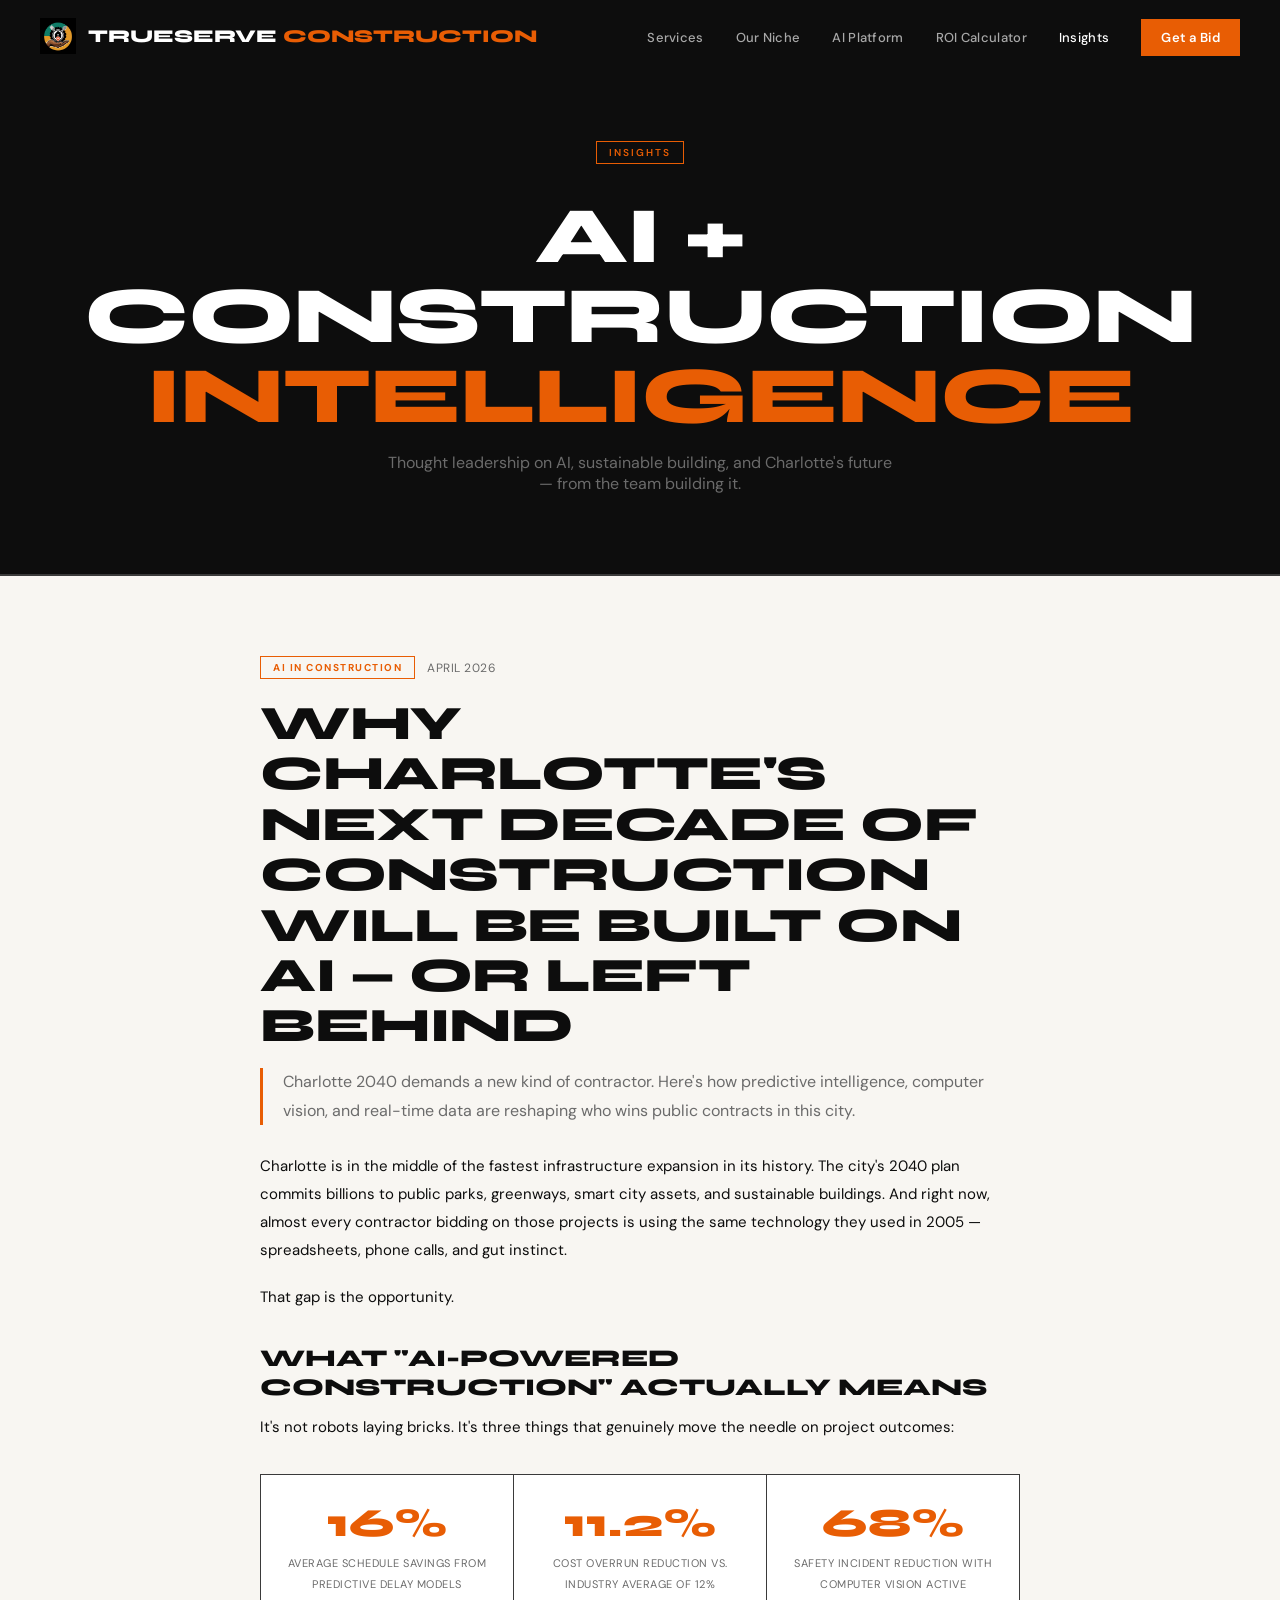
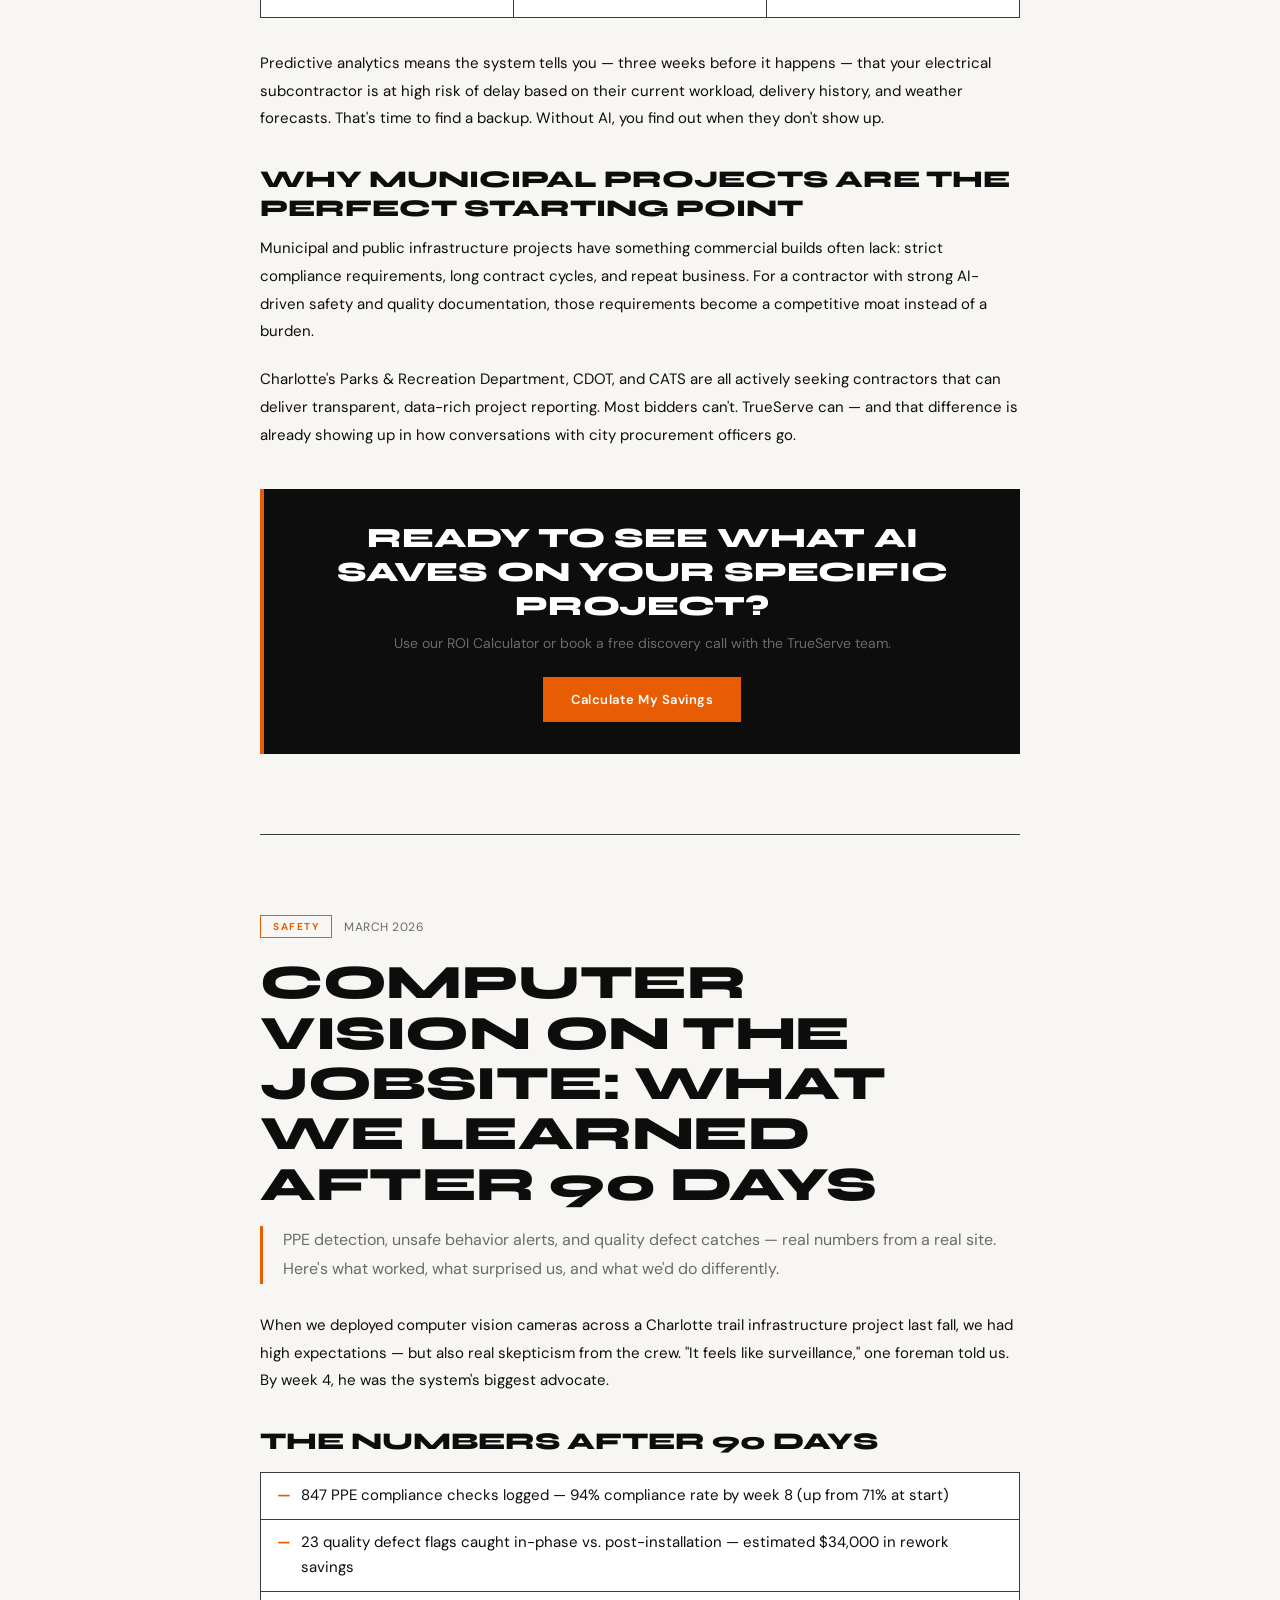
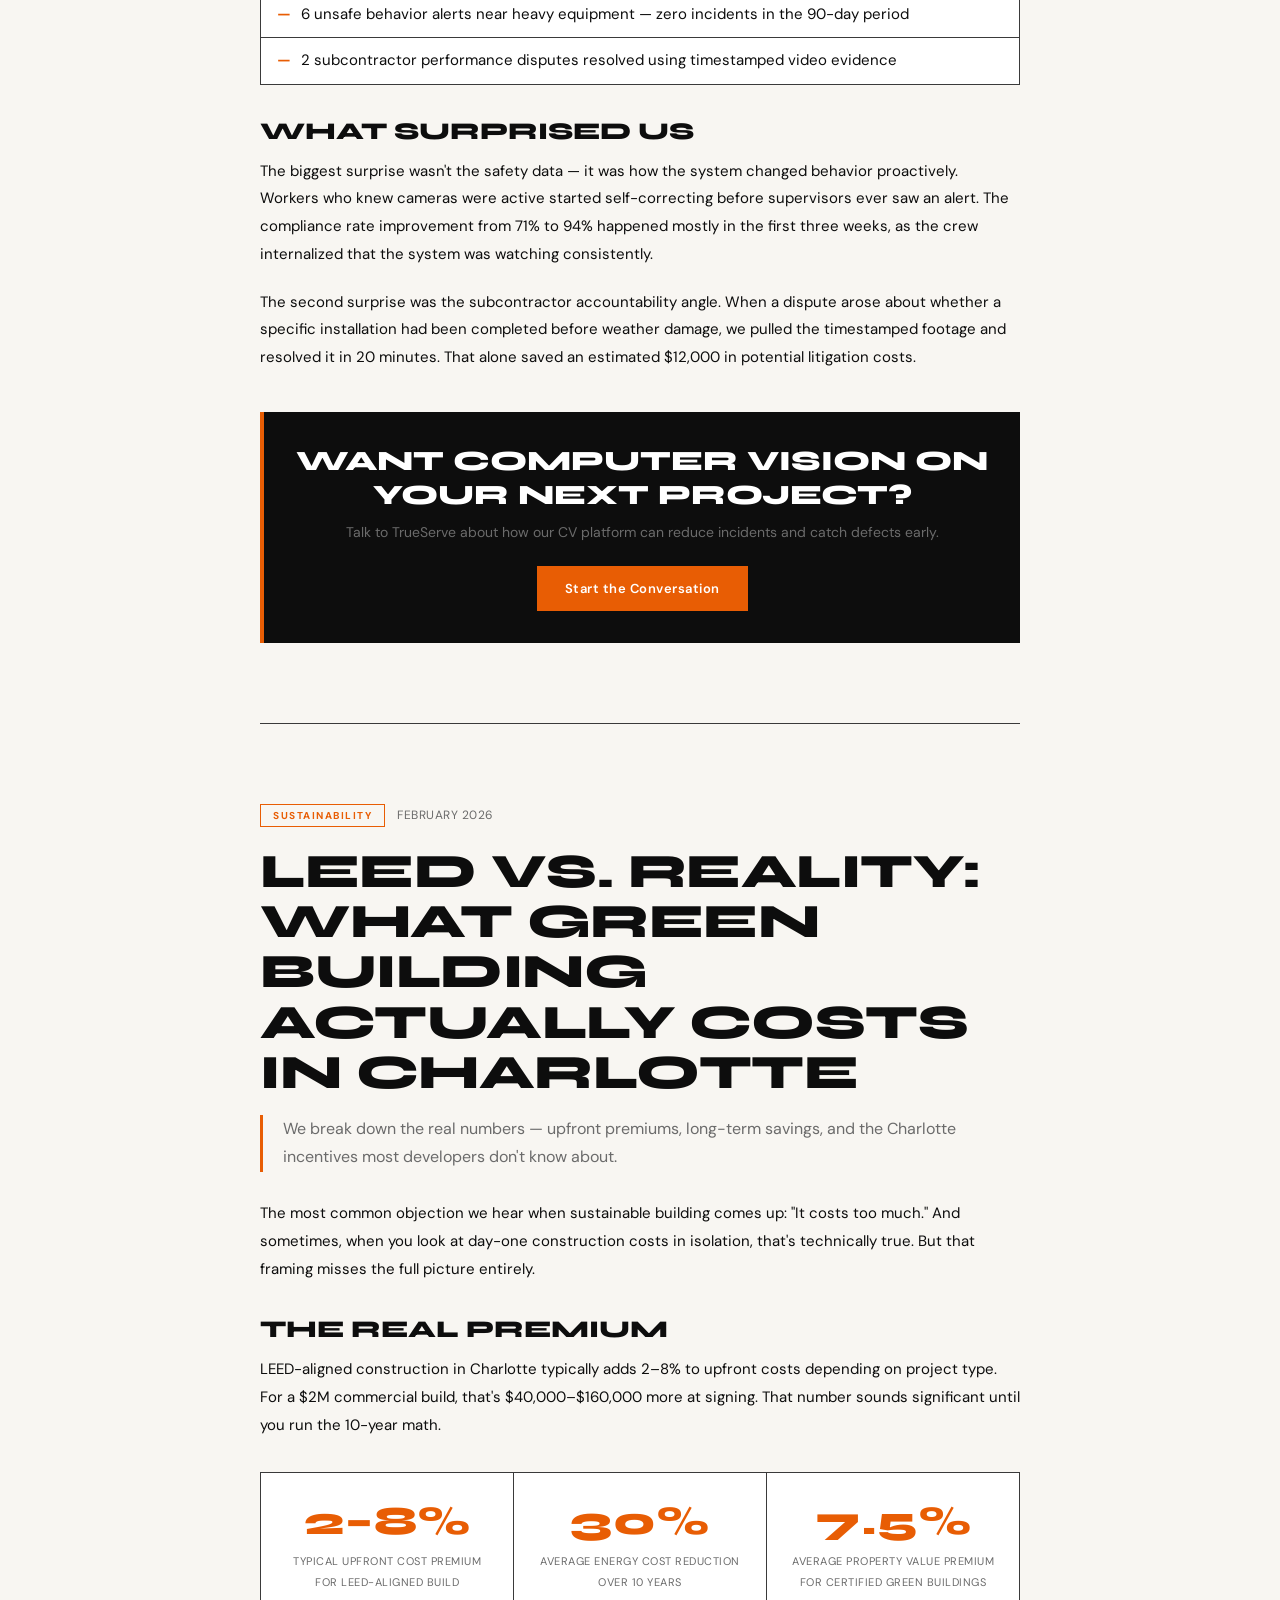
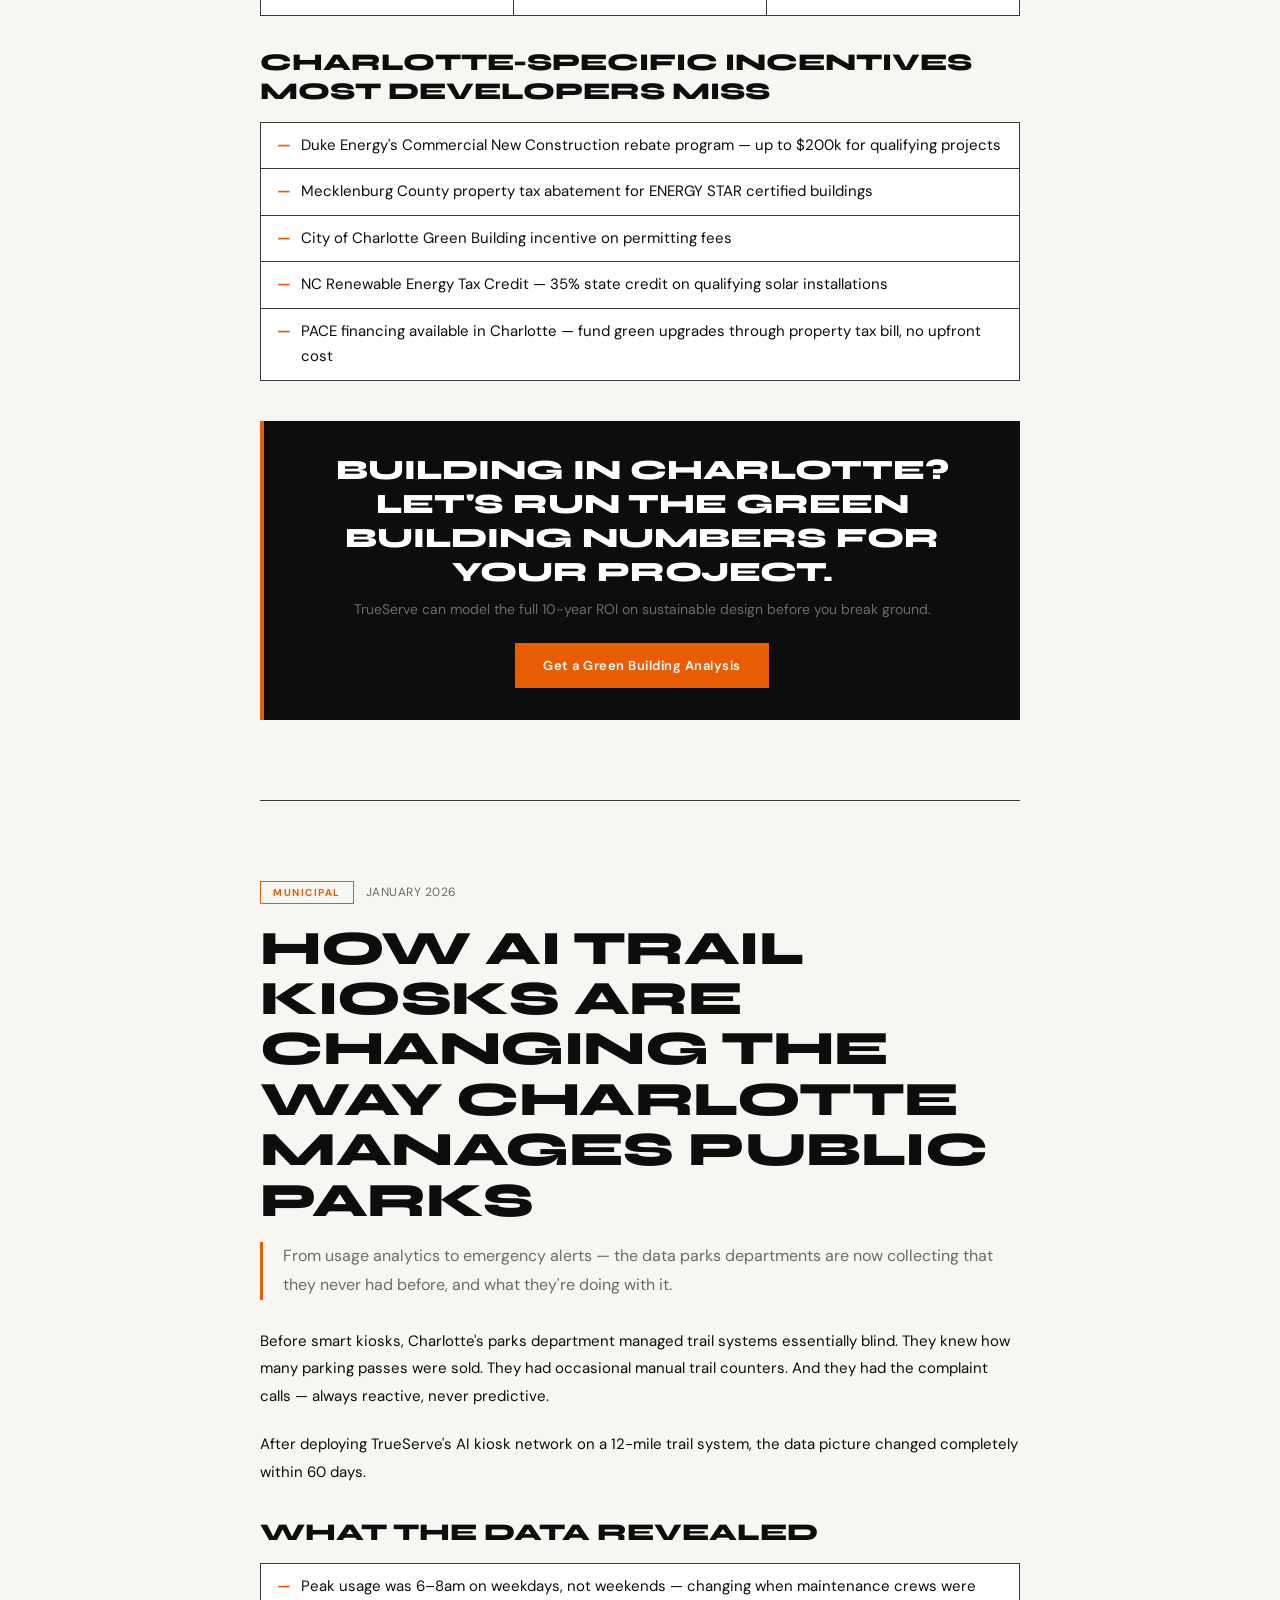
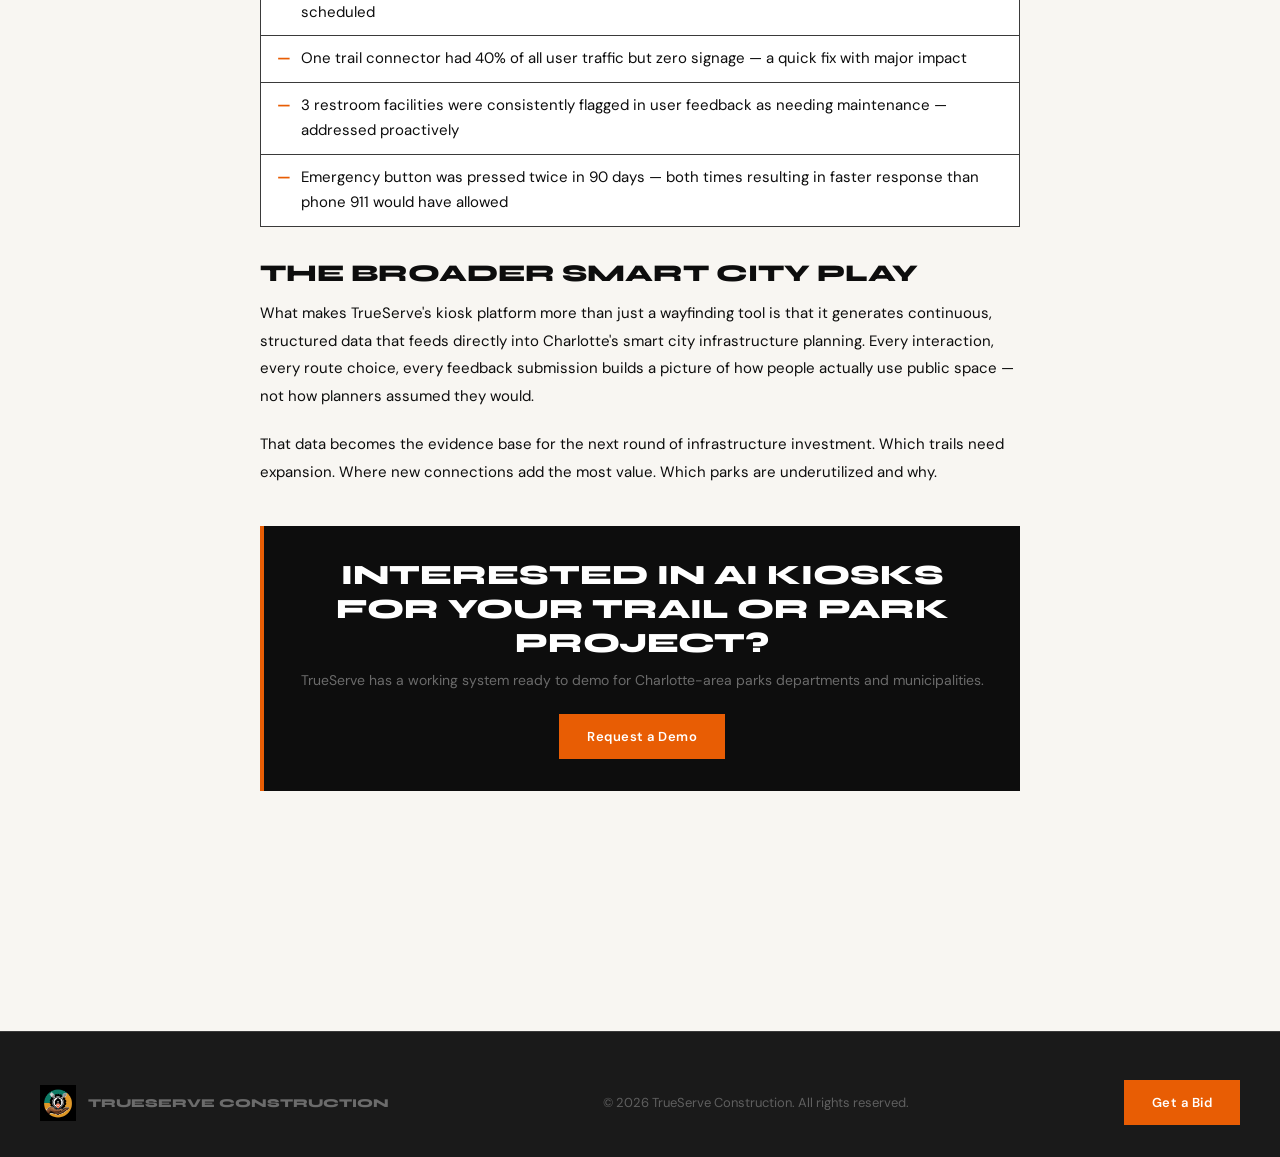
<file: blog.html>
<!DOCTYPE html>
<html lang="en">
<head>
  <meta charset="UTF-8" />
  <meta name="viewport" content="width=device-width, initial-scale=1.0" />
  <title>Insights | TrueServe Construction</title>
  <meta name="description" content="Thought leadership on AI in construction, sustainable building, and Charlotte's infrastructure from TrueServe Construction." />
  <link rel="preconnect" href="https://fonts.googleapis.com" />
  <link rel="preconnect" href="https://fonts.gstatic.com" crossorigin />
  <link href="https://fonts.googleapis.com/css2?family=Syne:wght@700;800&family=DM+Sans:wght@300;400;500;600&display=swap" rel="stylesheet" />
  <link rel="stylesheet" href="styles.css" />
  <style>
    .blog-hero { background: var(--black); padding: 140px 0 80px; text-align: center; border-bottom: 2px solid var(--steel); }
    .blog-hero h1 { font-family: 'Syne', sans-serif; font-size: clamp(48px,7vw,80px); font-weight: 900; color: var(--white); margin: 16px 0; text-transform: uppercase; letter-spacing: -1px; line-height: 1; }
    .blog-hero p { font-size: 16px; color: var(--mid); max-width: 520px; margin: 0 auto; }
    .blog-page { padding: 80px 0; background: var(--offwhite); }
    .article { max-width: 760px; margin: 0 auto 80px; padding-bottom: 80px; border-bottom: 1px solid var(--steel); }
    .article:last-child { border-bottom: none; }
    .article-meta { display: flex; align-items: center; gap: 12px; margin-bottom: 20px; }
    .article-cat { font-size: 10px; font-weight: 700; letter-spacing: 1.5px; text-transform: uppercase; color: var(--orange); background: transparent; border: 1px solid var(--orange); padding: 4px 12px; border-radius: 0; }
    .article-date { font-size: 12px; color: var(--mid); text-transform: uppercase; letter-spacing: 0.5px; }
    .article h2 { font-family: 'Syne', sans-serif; font-size: clamp(28px,4vw,48px); font-weight: 900; color: var(--black); line-height: 1.05; margin-bottom: 16px; text-transform: uppercase; letter-spacing: -0.5px; }
    .article .lead { font-size: 16px; color: var(--mid); line-height: 1.8; margin-bottom: 28px; border-left: 3px solid var(--orange); padding-left: 20px; }
    .article p { font-size: 15px; color: var(--black); line-height: 1.85; margin-bottom: 20px; }
    .article h3 { font-family: 'Syne', sans-serif; font-size: 24px; font-weight: 800; color: var(--black); margin: 32px 0 12px; text-transform: uppercase; }
    .article-stat-row { display: grid; grid-template-columns: repeat(3,1fr); gap: 1px; margin: 32px 0; background: var(--steel); border: 1px solid var(--steel); }
    .article-stat { background: var(--white); border: none; border-radius: 0; padding: 24px; text-align: center; }
    .article-stat .num { font-family: 'Syne', sans-serif; font-size: 40px; font-weight: 900; color: var(--orange); display: block; margin-bottom: 4px; letter-spacing: 1px; }
    .article-stat .lbl { font-size: 11px; color: var(--mid); line-height: 1.4; text-transform: uppercase; letter-spacing: 0.5px; }
    .article ul { margin: 16px 0 20px 0; padding-left: 0; list-style: none; border: 1px solid var(--steel); }
    .article ul li { font-size: 15px; color: var(--black); line-height: 1.7; padding: 10px 16px 10px 40px; position: relative; border-bottom: 1px solid var(--steel); background: var(--white); }
    .article ul li:last-child { border-bottom: none; }
    .article ul li::before { content: '—'; position: absolute; left: 16px; color: var(--orange); font-weight: 700; }
    .article-cta { background: var(--black); border: none; border-left: 4px solid var(--orange); border-radius: 0; padding: 32px; text-align: center; margin-top: 40px; }
    .article-cta h4 { font-family: 'Syne', sans-serif; font-size: 28px; font-weight: 900; color: var(--white); margin-bottom: 8px; text-transform: uppercase; }
    .article-cta p { font-size: 14px; color: var(--mid); margin-bottom: 20px; }
  </style>
</head>
<body>

  <nav id="navbar">
    <div class="nav-inner">
      <a href="index.html" class="logo">
        <img src="logo.png" alt="TrueServe Construction" class="logo-img" />
        <span class="logo-text">TrueServe<span class="logo-accent"> Construction</span></span>
      </a>
      <ul class="nav-links">
        <li><a href="index.html#services">Services</a></li>
        <li><a href="index.html#niche">Our Niche</a></li>
        <li><a href="index.html#ai-solutions">AI Platform</a></li>
        <li><a href="index.html#roi-calculator">ROI Calculator</a></li>
        <li><a href="blog.html" style="color:white">Insights</a></li>
        <li><a href="index.html#contact" class="nav-cta">Get a Bid</a></li>
      </ul>
    </div>
  </nav>

  <section class="blog-hero">
    <div class="container">
      <span class="section-tag tag-blue">Insights</span>
      <h1>AI + Construction <span class="gradient-text">Intelligence</span></h1>
      <p>Thought leadership on AI, sustainable building, and Charlotte's future — from the team building it.</p>
    </div>
  </section>

  <section class="blog-page">
    <div class="container">

      <article class="article" id="post-1">
        <div class="article-meta">
          <span class="article-cat">AI in Construction</span>
          <span class="article-date">April 2026</span>
        </div>
        <h2>Why Charlotte's Next Decade of Construction Will Be Built on AI — or Left Behind</h2>
        <p class="lead">Charlotte 2040 demands a new kind of contractor. Here's how predictive intelligence, computer vision, and real-time data are reshaping who wins public contracts in this city.</p>
        <p>Charlotte is in the middle of the fastest infrastructure expansion in its history. The city's 2040 plan commits billions to public parks, greenways, smart city assets, and sustainable buildings. And right now, almost every contractor bidding on those projects is using the same technology they used in 2005 — spreadsheets, phone calls, and gut instinct.</p>
        <p>That gap is the opportunity.</p>
        <h3>What "AI-Powered Construction" Actually Means</h3>
        <p>It's not robots laying bricks. It's three things that genuinely move the needle on project outcomes:</p>
        <div class="article-stat-row">
          <div class="article-stat"><span class="num">16%</span><span class="lbl">Average schedule savings from predictive delay models</span></div>
          <div class="article-stat"><span class="num">11.2%</span><span class="lbl">Cost overrun reduction vs. industry average of 12%</span></div>
          <div class="article-stat"><span class="num">68%</span><span class="lbl">Safety incident reduction with computer vision active</span></div>
        </div>
        <p>Predictive analytics means the system tells you — three weeks before it happens — that your electrical subcontractor is at high risk of delay based on their current workload, delivery history, and weather forecasts. That's time to find a backup. Without AI, you find out when they don't show up.</p>
        <h3>Why Municipal Projects Are the Perfect Starting Point</h3>
        <p>Municipal and public infrastructure projects have something commercial builds often lack: strict compliance requirements, long contract cycles, and repeat business. For a contractor with strong AI-driven safety and quality documentation, those requirements become a competitive moat instead of a burden.</p>
        <p>Charlotte's Parks & Recreation Department, CDOT, and CATS are all actively seeking contractors that can deliver transparent, data-rich project reporting. Most bidders can't. TrueServe can — and that difference is already showing up in how conversations with city procurement officers go.</p>
        <div class="article-cta">
          <h4>Ready to see what AI saves on your specific project?</h4>
          <p>Use our ROI Calculator or book a free discovery call with the TrueServe team.</p>
          <a href="index.html#roi-calculator" class="btn-primary">Calculate My Savings</a>
        </div>
      </article>

      <article class="article" id="post-2">
        <div class="article-meta">
          <span class="article-cat">Safety</span>
          <span class="article-date">March 2026</span>
        </div>
        <h2>Computer Vision on the Jobsite: What We Learned After 90 Days</h2>
        <p class="lead">PPE detection, unsafe behavior alerts, and quality defect catches — real numbers from a real site. Here's what worked, what surprised us, and what we'd do differently.</p>
        <p>When we deployed computer vision cameras across a Charlotte trail infrastructure project last fall, we had high expectations — but also real skepticism from the crew. "It feels like surveillance," one foreman told us. By week 4, he was the system's biggest advocate.</p>
        <h3>The Numbers After 90 Days</h3>
        <ul>
          <li>847 PPE compliance checks logged — 94% compliance rate by week 8 (up from 71% at start)</li>
          <li>23 quality defect flags caught in-phase vs. post-installation — estimated $34,000 in rework savings</li>
          <li>6 unsafe behavior alerts near heavy equipment — zero incidents in the 90-day period</li>
          <li>2 subcontractor performance disputes resolved using timestamped video evidence</li>
        </ul>
        <h3>What Surprised Us</h3>
        <p>The biggest surprise wasn't the safety data — it was how the system changed behavior proactively. Workers who knew cameras were active started self-correcting before supervisors ever saw an alert. The compliance rate improvement from 71% to 94% happened mostly in the first three weeks, as the crew internalized that the system was watching consistently.</p>
        <p>The second surprise was the subcontractor accountability angle. When a dispute arose about whether a specific installation had been completed before weather damage, we pulled the timestamped footage and resolved it in 20 minutes. That alone saved an estimated $12,000 in potential litigation costs.</p>
        <div class="article-cta">
          <h4>Want computer vision on your next project?</h4>
          <p>Talk to TrueServe about how our CV platform can reduce incidents and catch defects early.</p>
          <a href="index.html#contact" class="btn-primary">Start the Conversation</a>
        </div>
      </article>

      <article class="article" id="post-3">
        <div class="article-meta">
          <span class="article-cat">Sustainability</span>
          <span class="article-date">February 2026</span>
        </div>
        <h2>LEED vs. Reality: What Green Building Actually Costs in Charlotte</h2>
        <p class="lead">We break down the real numbers — upfront premiums, long-term savings, and the Charlotte incentives most developers don't know about.</p>
        <p>The most common objection we hear when sustainable building comes up: "It costs too much." And sometimes, when you look at day-one construction costs in isolation, that's technically true. But that framing misses the full picture entirely.</p>
        <h3>The Real Premium</h3>
        <p>LEED-aligned construction in Charlotte typically adds 2–8% to upfront costs depending on project type. For a $2M commercial build, that's $40,000–$160,000 more at signing. That number sounds significant until you run the 10-year math.</p>
        <div class="article-stat-row">
          <div class="article-stat"><span class="num">2–8%</span><span class="lbl">Typical upfront cost premium for LEED-aligned build</span></div>
          <div class="article-stat"><span class="num">30%</span><span class="lbl">Average energy cost reduction over 10 years</span></div>
          <div class="article-stat"><span class="num">7.5%</span><span class="lbl">Average property value premium for certified green buildings</span></div>
        </div>
        <h3>Charlotte-Specific Incentives Most Developers Miss</h3>
        <ul>
          <li>Duke Energy's Commercial New Construction rebate program — up to $200k for qualifying projects</li>
          <li>Mecklenburg County property tax abatement for ENERGY STAR certified buildings</li>
          <li>City of Charlotte Green Building incentive on permitting fees</li>
          <li>NC Renewable Energy Tax Credit — 35% state credit on qualifying solar installations</li>
          <li>PACE financing available in Charlotte — fund green upgrades through property tax bill, no upfront cost</li>
        </ul>
        <div class="article-cta">
          <h4>Building in Charlotte? Let's run the green building numbers for your project.</h4>
          <p>TrueServe can model the full 10-year ROI on sustainable design before you break ground.</p>
          <a href="index.html#contact" class="btn-primary">Get a Green Building Analysis</a>
        </div>
      </article>

      <article class="article" id="post-4">
        <div class="article-meta">
          <span class="article-cat">Municipal</span>
          <span class="article-date">January 2026</span>
        </div>
        <h2>How AI Trail Kiosks Are Changing the Way Charlotte Manages Public Parks</h2>
        <p class="lead">From usage analytics to emergency alerts — the data parks departments are now collecting that they never had before, and what they're doing with it.</p>
        <p>Before smart kiosks, Charlotte's parks department managed trail systems essentially blind. They knew how many parking passes were sold. They had occasional manual trail counters. And they had the complaint calls — always reactive, never predictive.</p>
        <p>After deploying TrueServe's AI kiosk network on a 12-mile trail system, the data picture changed completely within 60 days.</p>
        <h3>What the Data Revealed</h3>
        <ul>
          <li>Peak usage was 6–8am on weekdays, not weekends — changing when maintenance crews were scheduled</li>
          <li>One trail connector had 40% of all user traffic but zero signage — a quick fix with major impact</li>
          <li>3 restroom facilities were consistently flagged in user feedback as needing maintenance — addressed proactively</li>
          <li>Emergency button was pressed twice in 90 days — both times resulting in faster response than phone 911 would have allowed</li>
        </ul>
        <h3>The Broader Smart City Play</h3>
        <p>What makes TrueServe's kiosk platform more than just a wayfinding tool is that it generates continuous, structured data that feeds directly into Charlotte's smart city infrastructure planning. Every interaction, every route choice, every feedback submission builds a picture of how people actually use public space — not how planners assumed they would.</p>
        <p>That data becomes the evidence base for the next round of infrastructure investment. Which trails need expansion. Where new connections add the most value. Which parks are underutilized and why.</p>
        <div class="article-cta">
          <h4>Interested in AI kiosks for your trail or park project?</h4>
          <p>TrueServe has a working system ready to demo for Charlotte-area parks departments and municipalities.</p>
          <a href="index.html#contact" class="btn-primary">Request a Demo</a>
        </div>
      </article>

    </div>
  </section>

  <footer class="footer">
    <div class="container">
      <div class="footer-bottom" style="padding-top:0; border-top:none;">
        <a href="index.html" class="logo">
          <img src="logo.png" alt="TrueServe" class="logo-img" />
          <span class="logo-text">TrueServe<span class="logo-accent"> Construction</span></span>
        </a>
        <p style="font-size:13px; color:rgba(255,255,255,0.3);">© 2026 TrueServe Construction. All rights reserved.</p>
        <a href="index.html#contact" class="btn-primary">Get a Bid</a>
      </div>
    </div>
  </footer>

  <script>
    const navbar = document.getElementById('navbar');
    window.addEventListener('scroll', () => navbar.classList.toggle('scrolled', window.scrollY > 40));
  </script>
</body>
</html>
</file>
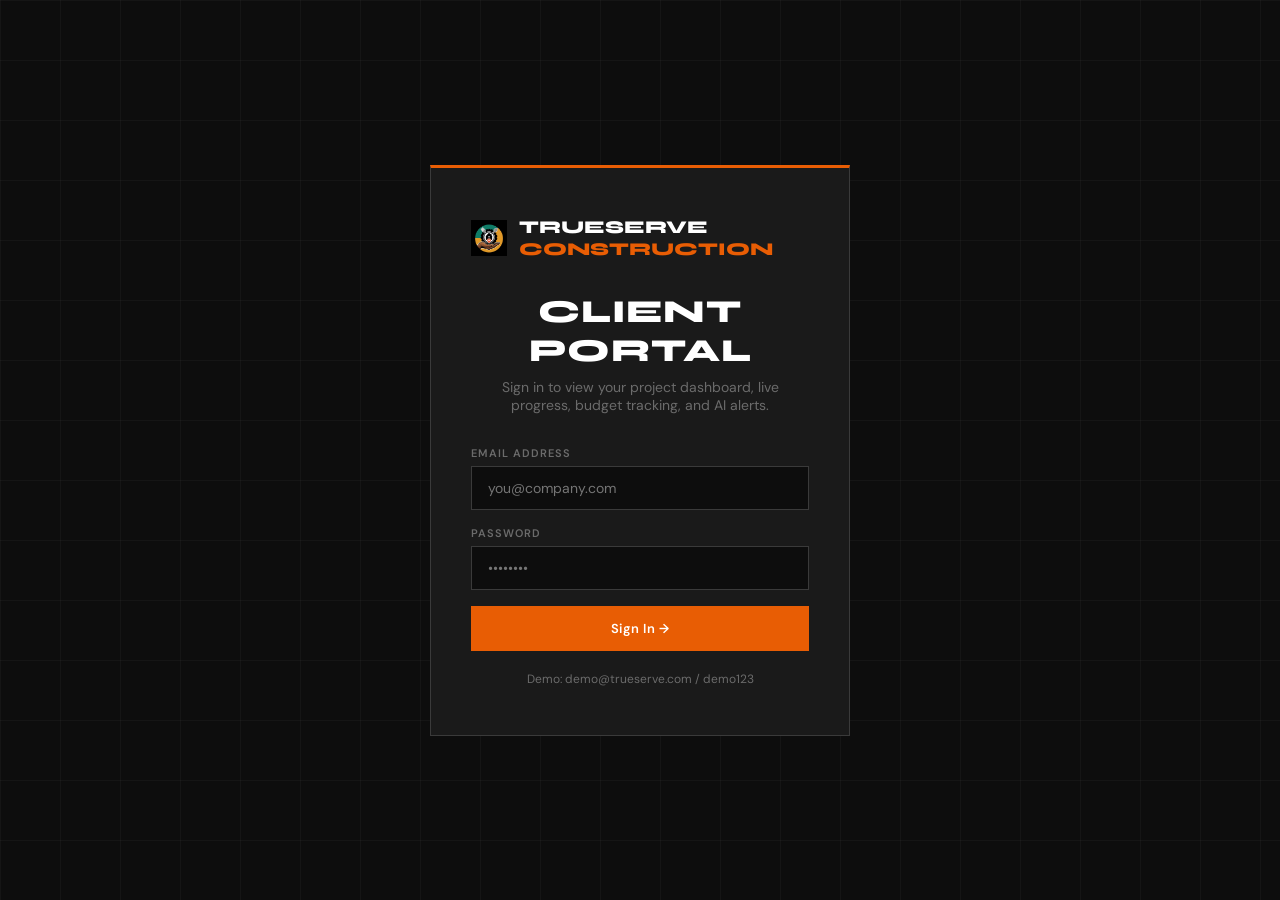
<file: portal.html>
<!DOCTYPE html>
<html lang="en">
<head>
  <meta charset="UTF-8" />
  <meta name="viewport" content="width=device-width, initial-scale=1.0" />
  <title>Client Portal | TrueServe Construction</title>
  <link rel="preconnect" href="https://fonts.googleapis.com" />
  <link rel="preconnect" href="https://fonts.gstatic.com" crossorigin />
  <link href="https://fonts.googleapis.com/css2?family=Syne:wght@700;800&family=DM+Sans:wght@300;400;500;600&display=swap" rel="stylesheet" />
  <link rel="stylesheet" href="styles.css" />
  <style>
    body { background: var(--black); min-height: 100vh; }

    /* LOGIN */
    .portal-login {
      min-height: 100vh;
      display: flex;
      align-items: center;
      justify-content: center;
      padding: 24px;
      position: relative;
      background: var(--black);
    }
    .portal-login-bg {
      position: absolute; inset: 0;
      background-image: linear-gradient(rgba(255,255,255,0.03) 1px, transparent 1px),
                        linear-gradient(90deg, rgba(255,255,255,0.03) 1px, transparent 1px);
      background-size: 60px 60px;
    }
    .login-card {
      background: var(--dark);
      border: 1px solid var(--steel);
      border-top: 3px solid var(--orange);
      border-radius: 0;
      padding: 48px 40px;
      width: 100%;
      max-width: 420px;
      position: relative;
      z-index: 2;
    }
    .login-logo { display: flex; align-items: center; gap: 12px; margin-bottom: 32px; justify-content: center; }
    .login-card h2 { font-family:'Syne',sans-serif; font-size: 32px; font-weight: 900; color: var(--white); text-align: center; margin-bottom: 8px; text-transform: uppercase; letter-spacing: 1px; }
    .login-card > p { font-size: 14px; color: var(--mid); text-align: center; margin-bottom: 32px; }
    .login-form { display: flex; flex-direction: column; gap: 16px; }
    .login-form label { font-size: 11px; font-weight: 600; color: var(--mid); display: block; margin-bottom: 6px; text-transform: uppercase; letter-spacing: 1px; }
    .login-form input {
      width: 100%; background: var(--black); border: 1px solid var(--steel);
      border-radius: 0; padding: 12px 16px; color: var(--white); font-size: 14px;
      font-family: inherit; outline: none; transition: border-color 0.15s;
    }
    .login-form input:focus { border-color: var(--orange); }
    .login-hint { font-size: 12px; color: var(--mid); text-align: center; margin-top: 4px; }
    .login-error { display: none; font-size: 13px; color: var(--red); text-align: center; padding: 8px; background: rgba(220,38,38,0.08); border-radius: 0; border: 1px solid rgba(220,38,38,0.3); border-left: 3px solid var(--red); }

    /* DASHBOARD */
    .portal-dashboard { display: none; min-height: 100vh; flex-direction: column; }
    .portal-dashboard.visible { display: flex; }

    .portal-nav {
      background: var(--black);
      border-bottom: 1px solid var(--steel);
      border-bottom-width: 2px;
      border-bottom-color: var(--orange);
      padding: 0 32px;
      height: 64px;
      display: flex;
      align-items: center;
      justify-content: space-between;
      position: sticky; top: 0; z-index: 100;
    }
    .portal-nav-right { display: flex; align-items: center; gap: 16px; }
    .portal-user { display: flex; align-items: center; gap: 10px; }
    .portal-avatar { width: 34px; height: 34px; background: var(--orange); border-radius: 0; display: flex; align-items: center; justify-content: center; font-size: 14px; font-weight: 900; color: var(--white); font-family:'Syne',sans-serif; }
    .portal-user span { font-size: 13px; font-weight: 600; color: rgba(255,255,255,0.8); }
    .portal-logout { font-size: 11px; color: var(--mid); background: none; border: 1px solid var(--steel); border-radius: 0; padding: 4px 12px; cursor: pointer; transition: all 0.15s; text-transform: uppercase; letter-spacing: 0.5px; }
    .portal-logout:hover { color: var(--white); border-color: var(--white); }

    .portal-body { display: grid; grid-template-columns: 220px 1fr; flex: 1; }

    .portal-sidebar {
      background: var(--dark);
      border-right: 1px solid var(--steel);
      padding: 28px 0;
    }
    .sidebar-section { margin-bottom: 20px; }
    .sidebar-label { font-size: 10px; font-weight: 700; letter-spacing: 2px; text-transform: uppercase; color: var(--mid); padding: 0 20px; margin-bottom: 8px; border-left: 3px solid var(--orange); margin-left: 0; padding-left: 17px; }
    .sidebar-link {
      display: flex; align-items: center; gap: 10px;
      padding: 10px 20px; font-size: 12px; font-weight: 600;
      text-transform: uppercase; letter-spacing: 0.5px;
      color: var(--mid); cursor: pointer; transition: all 0.15s;
      border-left: 2px solid transparent;
      text-decoration: none;
    }
    .sidebar-link:hover { color: var(--white); background: var(--dark2); }
    .sidebar-link.active { color: var(--orange); background: rgba(232,93,4,0.06); border-left-color: var(--orange); }
    .sidebar-link .sl-icon { font-size: 16px; width: 20px; text-align: center; }

    .portal-main { padding: 32px; overflow-y: auto; background: var(--dark2); }

    .portal-greeting { margin-bottom: 32px; }
    .portal-greeting h2 { font-family:'Syne',sans-serif; font-size: 36px; font-weight: 900; color: var(--white); margin-bottom: 4px; text-transform: uppercase; letter-spacing: -0.3px; }
    .portal-greeting p { font-size: 14px; color: var(--mid); }

    /* KPI ROW */
    .kpi-row { display: grid; grid-template-columns: repeat(4,1fr); gap: 1px; margin-bottom: 28px; background: var(--steel); border: 1px solid var(--steel); }
    .kpi-card { background: var(--dark); border: none; border-radius: 0; padding: 20px 24px; }
    .kpi-label { font-size: 10px; color: var(--mid); margin-bottom: 6px; text-transform: uppercase; letter-spacing: 1px; }
    .kpi-value { font-family:'Syne',sans-serif; font-size: 36px; font-weight: 900; color: var(--white); margin-bottom: 4px; letter-spacing: 0.5px; line-height: 1; }
    .kpi-delta { font-size: 11px; font-weight: 600; text-transform: uppercase; letter-spacing: 0.5px; }
    .kpi-delta.up { color: var(--green); }
    .kpi-delta.warn { color: var(--amber); }
    .kpi-delta.down { color: var(--red); }

    /* MAIN GRID */
    .dashboard-grid { display: grid; grid-template-columns: 1.4fr 1fr; gap: 1px; margin-bottom: 1px; background: var(--steel); }

    .dash-card { background: var(--dark); border: none; border-radius: 0; overflow: hidden; }
    .dash-card-header { display: flex; justify-content: space-between; align-items: center; padding: 14px 20px; border-bottom: 1px solid var(--steel); background: var(--black); }
    .dash-card-header h4 { font-family:'Syne',sans-serif; font-size: 15px; font-weight: 800; color: var(--white); text-transform: uppercase; letter-spacing: 0.5px; }
    .dash-card-header span { font-size: 11px; color: var(--mid); text-transform: uppercase; letter-spacing: 0.5px; }
    .dash-card-body { padding: 20px; }

    /* TIMELINE */
    .timeline { display: flex; flex-direction: column; gap: 0; }
    .tl-item { display: grid; grid-template-columns: 100px 20px 1fr; gap: 12px; align-items: start; padding: 10px 0; border-bottom: 1px solid var(--steel); }
    .tl-item:last-child { border-bottom: none; }
    .tl-date { font-size: 11px; color: var(--mid); padding-top: 2px; text-align: right; text-transform: uppercase; letter-spacing: 0.3px; }
    .tl-dot-col { display: flex; flex-direction: column; align-items: center; }
    .tl-dot { width: 10px; height: 10px; border-radius: 0; flex-shrink: 0; margin-top: 4px; }
    .tl-dot.done { background: var(--green); }
    .tl-dot.active { background: var(--orange); animation: pulse 2s infinite; }
    .tl-dot.upcoming { background: var(--steel); }
    .tl-line { flex: 1; width: 1px; background: var(--steel); margin-top: 4px; }
    .tl-content h5 { font-size: 13px; font-weight: 600; color: var(--white); margin-bottom: 3px; }
    .tl-content p { font-size: 11px; color: var(--mid); }
    .tl-badge { display: inline-block; font-size: 10px; font-weight: 700; padding: 2px 8px; border-radius: 0; margin-top: 4px; text-transform: uppercase; letter-spacing: 0.5px; }
    .tl-badge.done { background: rgba(22,163,74,0.15); color: var(--green); }
    .tl-badge.active { background: rgba(232,93,4,0.15); color: var(--orange); }
    .tl-badge.upcoming { background: var(--steel); color: var(--mid); }

    /* BUDGET CHART */
    .budget-overview { display: flex; flex-direction: column; gap: 14px; }
    .budget-total { display: flex; justify-content: space-between; align-items: baseline; margin-bottom: 4px; }
    .budget-total span { font-size: 11px; color: var(--mid); text-transform: uppercase; letter-spacing: 0.5px; }
    .budget-total strong { font-family:'Syne',sans-serif; font-size: 28px; font-weight: 900; color: var(--white); letter-spacing: 0.5px; }
    .budget-bar-outer { background: var(--steel); border-radius: 0; height: 8px; overflow: hidden; margin-bottom: 6px; }
    .budget-bar-inner { height: 100%; border-radius: 0; background: var(--green); transition: width 1.2s ease; }
    .budget-breakdown { display: flex; flex-direction: column; gap: 0; border: 1px solid var(--steel); }
    .bb-row { display: flex; justify-content: space-between; align-items: center; font-size: 12px; padding: 8px 12px; border-bottom: 1px solid var(--steel); }
    .bb-row:last-child { border-bottom: none; }
    .bb-label { color: var(--mid); display: flex; align-items: center; gap: 8px; text-transform: uppercase; letter-spacing: 0.3px; font-size: 11px; }
    .bb-dot { width: 8px; height: 8px; border-radius: 0; }
    .bb-amount { font-weight: 700; color: var(--white); font-family: 'Syne', sans-serif; font-size: 15px; }

    /* AI ALERTS */
    .alerts-list { display: flex; flex-direction: column; gap: 1px; background: var(--steel); border: 1px solid var(--steel); }
    .alert-item { display: flex; gap: 12px; align-items: flex-start; padding: 12px 14px; border-radius: 0; }
    .alert-item.danger { background: rgba(220,38,38,0.07); border: none; border-left: 3px solid var(--red); }
    .alert-item.warn { background: rgba(215,119,6,0.07); border: none; border-left: 3px solid var(--amber); }
    .alert-item.info { background: rgba(232,93,4,0.07); border: none; border-left: 3px solid var(--orange); }
    .alert-icon-wrap { font-size: 18px; flex-shrink: 0; margin-top: 2px; }
    .alert-item h5 { font-size: 12px; font-weight: 700; color: var(--white); margin-bottom: 3px; text-transform: uppercase; letter-spacing: 0.3px; }
    .alert-item p { font-size: 12px; color: var(--mid); line-height: 1.5; }
    .alert-time { font-size: 10px; color: var(--mid); margin-top: 4px; text-transform: uppercase; letter-spacing: 0.5px; }

    /* SITE PHOTOS */
    .photo-grid { display: grid; grid-template-columns: repeat(3,1fr); gap: 1px; background: var(--steel); border: 1px solid var(--steel); }
    .photo-thumb { aspect-ratio: 4/3; overflow: hidden; position: relative; cursor: pointer; border-radius: 0; }
    .photo-thumb:hover .photo-overlay { opacity: 1; }
    .photo-bg { width: 100%; height: 100%; display: flex; align-items: center; justify-content: center; font-size: 32px; }
    .p1 { background: #0a1a10; }
    .p2 { background: #10180a; }
    .p3 { background: #0a1020; }
    .p4 { background: #1a0a10; }
    .p5 { background: #0a1420; }
    .p6 { background: #1a0a20; }
    .photo-overlay { position: absolute; inset:0; background: rgba(0,0,0,0.6); display: flex; align-items: center; justify-content: center; opacity: 0; transition: opacity 0.15s; font-size: 20px; }
    .photo-date { position: absolute; bottom: 6px; left: 8px; font-size: 10px; color: rgba(255,255,255,0.7); background: rgba(0,0,0,0.7); padding: 2px 6px; border-radius: 0; text-transform: uppercase; letter-spacing: 0.3px; }

    /* PROGRESS BAR */
    .progress-section { margin-bottom: 20px; }
    .progress-phases { display: flex; flex-direction: column; gap: 0; border: 1px solid var(--steel); }
    .phase-row { display: flex; align-items: center; gap: 12px; padding: 10px 16px; border-bottom: 1px solid var(--steel); }
    .phase-row:last-child { border-bottom: none; }
    .phase-name { font-size: 11px; color: var(--mid); width: 130px; flex-shrink: 0; text-transform: uppercase; letter-spacing: 0.3px; }
    .phase-bar-wrap { flex: 1; background: var(--steel); border-radius: 0; height: 6px; overflow: hidden; }
    .phase-bar { height: 100%; border-radius: 0; }
    .pb-done { background: var(--green); }
    .pb-active { background: var(--orange); }
    .pb-upcoming { background: var(--dark2); }
    .phase-pct { font-size: 11px; font-weight: 700; color: var(--mid); width: 36px; text-align: right; font-family: 'Syne', sans-serif; font-size: 14px; }

    @media (max-width: 768px) {
      .portal-body { grid-template-columns: 1fr; }
      .portal-sidebar { display: none; }
      .kpi-row { grid-template-columns: repeat(2,1fr); }
      .dashboard-grid { grid-template-columns: 1fr; }
      .photo-grid { grid-template-columns: repeat(2,1fr); }
    }
  </style>
</head>
<body>

  <!-- LOGIN SCREEN -->
  <div class="portal-login" id="loginScreen">
    <div class="portal-login-bg"></div>
    <div class="login-card">
      <div class="login-logo">
        <img src="logo.png" alt="TrueServe" class="logo-img" />
        <span class="logo-text">TrueServe<span class="logo-accent"> Construction</span></span>
      </div>
      <h2>Client Portal</h2>
      <p>Sign in to view your project dashboard, live progress, budget tracking, and AI alerts.</p>
      <div class="login-form">
        <div>
          <label>Email Address</label>
          <input type="email" id="loginEmail" placeholder="you@company.com" />
        </div>
        <div>
          <label>Password</label>
          <input type="password" id="loginPassword" placeholder="••••••••" />
        </div>
        <div id="loginError" class="login-error">Invalid credentials. Try demo@trueserve.com / demo123</div>
        <button class="btn-primary full-width" id="loginBtn">Sign In →</button>
        <p class="login-hint">Demo: demo@trueserve.com / demo123</p>
      </div>
    </div>
  </div>

  <!-- DASHBOARD -->
  <div class="portal-dashboard" id="portalDashboard">

    <nav class="portal-nav">
      <a href="index.html" class="logo">
        <img src="logo.png" alt="TrueServe" class="logo-img" />
        <span class="logo-text">TrueServe<span class="logo-accent"> Portal</span></span>
      </a>
      <div class="portal-nav-right">
        <div class="dash-live"><span class="live-dot"></span><span style="font-size:12px;color:var(--green);font-weight:600;">Live</span></div>
        <div class="portal-user">
          <div class="portal-avatar">JD</div>
          <span>John Davidson</span>
        </div>
        <button class="portal-logout" id="logoutBtn">Sign Out</button>
      </div>
    </nav>

    <div class="portal-body">
      <aside class="portal-sidebar">
        <div class="sidebar-section">
          <div class="sidebar-label">Project</div>
          <a class="sidebar-link active">Overview</a>
          <a class="sidebar-link">Schedule</a>
          <a class="sidebar-link">Budget</a>
          <a class="sidebar-link">Site Photos</a>
          <a class="sidebar-link">AI Alerts <span style="background:rgba(239,68,68,0.2);color:#ef4444;font-size:10px;padding:1px 6px;border-radius:100px;margin-left:4px;">2</span></a>
        </div>
        <div class="sidebar-section">
          <div class="sidebar-label">Documents</div>
          <a class="sidebar-link">Contract</a>
          <a class="sidebar-link">Change Orders</a>
          <a class="sidebar-link">Permits</a>
        </div>
        <div class="sidebar-section">
          <div class="sidebar-label">Team</div>
          <a class="sidebar-link">Project Manager</a>
          <a class="sidebar-link">Subcontractors</a>
        </div>
      </aside>

      <main class="portal-main">
        <div class="portal-greeting">
          <h2>Good morning, John</h2>
          <p>Eastway Trail Infrastructure · Last updated 2 hours ago</p>
        </div>

        <!-- KPIs -->
        <div class="kpi-row">
          <div class="kpi-card">
            <div class="kpi-label">Overall Progress</div>
            <div class="kpi-value">67%</div>
            <div class="kpi-delta up">↑ 4% this week</div>
          </div>
          <div class="kpi-card">
            <div class="kpi-label">Budget Used</div>
            <div class="kpi-value">$412k</div>
            <div class="kpi-delta up">of $680k · On track</div>
          </div>
          <div class="kpi-card">
            <div class="kpi-label">Days Remaining</div>
            <div class="kpi-value">47</div>
            <div class="kpi-delta warn">⚠ 3 day risk flagged</div>
          </div>
          <div class="kpi-card">
            <div class="kpi-label">Safety Score</div>
            <div class="kpi-value">96%</div>
            <div class="kpi-delta up">↑ PPE compliance</div>
          </div>
        </div>

        <!-- MAIN GRID -->
        <div class="dashboard-grid">

          <!-- TIMELINE -->
          <div class="dash-card">
            <div class="dash-card-header">
              <h4>Project Timeline</h4>
              <span>Est. completion: Jun 14, 2026</span>
            </div>
            <div class="dash-card-body">
              <div class="timeline">
                <div class="tl-item">
                  <span class="tl-date">Jan 6</span>
                  <div class="tl-dot-col"><div class="tl-dot done"></div><div class="tl-line"></div></div>
                  <div class="tl-content"><h5>Site Prep & Mobilization</h5><p>Grading, fencing, utilities marked</p><span class="tl-badge done">Complete</span></div>
                </div>
                <div class="tl-item">
                  <span class="tl-date">Feb 3</span>
                  <div class="tl-dot-col"><div class="tl-dot done"></div><div class="tl-line"></div></div>
                  <div class="tl-content"><h5>Foundation & Drainage</h5><p>Stormwater infrastructure installed</p><span class="tl-badge done">Complete</span></div>
                </div>
                <div class="tl-item">
                  <span class="tl-date">Mar 17</span>
                  <div class="tl-dot-col"><div class="tl-dot done"></div><div class="tl-line"></div></div>
                  <div class="tl-content"><h5>Trail Surface — Phase 1</h5><p>4.2 miles of asphalt paving complete</p><span class="tl-badge done">Complete</span></div>
                </div>
                <div class="tl-item">
                  <span class="tl-date">Apr 28</span>
                  <div class="tl-dot-col"><div class="tl-dot active"></div><div class="tl-line"></div></div>
                  <div class="tl-content"><h5>Kiosk Installation — Zone A</h5><p>3 of 5 kiosks installed and online</p><span class="tl-badge active">In Progress</span></div>
                </div>
                <div class="tl-item">
                  <span class="tl-date">May 19</span>
                  <div class="tl-dot-col"><div class="tl-dot upcoming"></div><div class="tl-line"></div></div>
                  <div class="tl-content"><h5>Trail Surface — Phase 2</h5><p>Remaining 3.1 miles + connector paths</p><span class="tl-badge upcoming">Upcoming</span></div>
                </div>
                <div class="tl-item">
                  <span class="tl-date">Jun 14</span>
                  <div class="tl-dot-col"><div class="tl-dot upcoming"></div></div>
                  <div class="tl-content"><h5>Final Inspection & Handoff</h5><p>City walkthrough + documentation</p><span class="tl-badge upcoming">Upcoming</span></div>
                </div>
              </div>
            </div>
          </div>

          <!-- RIGHT COLUMN -->
          <div style="display:flex;flex-direction:column;gap:20px;">

            <!-- BUDGET -->
            <div class="dash-card">
              <div class="dash-card-header">
                <h4>Budget Tracker</h4>
                <span>60.6% spent</span>
              </div>
              <div class="dash-card-body">
                <div class="budget-overview">
                  <div>
                    <div class="budget-total"><span>Total spent</span><strong>$412,000</strong></div>
                    <div class="budget-total" style="margin-bottom:8px;"><span>Total budget</span><span style="color:var(--white);font-weight:700;">$680,000</span></div>
                    <div class="budget-bar-outer"><div class="budget-bar-inner" style="width:60.6%"></div></div>
                  </div>
                  <div class="budget-breakdown">
                    <div class="bb-row"><span class="bb-label"><span class="bb-dot" style="background:var(--green)"></span>Labor</span><span class="bb-amount">$198k</span></div>
                    <div class="bb-row"><span class="bb-label"><span class="bb-dot" style="background:var(--blue)"></span>Materials</span><span class="bb-amount">$143k</span></div>
                    <div class="bb-row"><span class="bb-label"><span class="bb-dot" style="background:var(--gold)"></span>Equipment</span><span class="bb-amount">$47k</span></div>
                    <div class="bb-row"><span class="bb-label"><span class="bb-dot" style="background:#8b5cf6"></span>Subcontractors</span><span class="bb-amount">$24k</span></div>
                  </div>
                </div>
              </div>
            </div>

            <!-- AI ALERTS -->
            <div class="dash-card">
              <div class="dash-card-header">
                <h4>AI Alerts</h4>
                <span style="color:#ef4444;font-weight:700;">2 active</span>
              </div>
              <div class="dash-card-body">
                <div class="alerts-list">
                  <div class="alert-item danger">
                    <div class="alert-icon-wrap"></div>
                    <div>
                      <h5>Schedule Risk — 3 Days</h5>
                      <p>Rain forecast Wed–Thu may delay Phase 2 paving. Recommend rescheduling pour to May 22.</p>
                      <div class="alert-time">Flagged 4 hours ago</div>
                    </div>
                  </div>
                  <div class="alert-item warn">
                    <div class="alert-icon-wrap"></div>
                    <div>
                      <h5>Subcontractor Delay Risk</h5>
                      <p>Electrical sub has 2 active jobs running concurrently. Kiosk wiring for Zone B may slip 5 days.</p>
                      <div class="alert-time">Flagged 1 day ago</div>
                    </div>
                  </div>
                  <div class="alert-item info">
                    <div class="alert-icon-wrap"></div>
                    <div>
                      <h5>PPE Compliance: 96%</h5>
                      <p>Up from 88% last week. All crew hard hat compliant for 8 consecutive days.</p>
                      <div class="alert-time">Updated this morning</div>
                    </div>
                  </div>
                </div>
              </div>
            </div>
          </div>
        </div>

        <!-- PHASE PROGRESS -->
        <div class="dash-card" style="margin-bottom:20px;">
          <div class="dash-card-header"><h4>Phase Completion</h4><span>4 of 6 phases active or complete</span></div>
          <div class="dash-card-body">
            <div class="progress-phases">
              <div class="phase-row"><span class="phase-name">Site Prep</span><div class="phase-bar-wrap"><div class="phase-bar pb-done" style="width:100%"></div></div><span class="phase-pct">100%</span></div>
              <div class="phase-row"><span class="phase-name">Foundation</span><div class="phase-bar-wrap"><div class="phase-bar pb-done" style="width:100%"></div></div><span class="phase-pct">100%</span></div>
              <div class="phase-row"><span class="phase-name">Trail Surface 1</span><div class="phase-bar-wrap"><div class="phase-bar pb-done" style="width:100%"></div></div><span class="phase-pct">100%</span></div>
              <div class="phase-row"><span class="phase-name">Kiosk Install</span><div class="phase-bar-wrap"><div class="phase-bar pb-active" style="width:60%"></div></div><span class="phase-pct">60%</span></div>
              <div class="phase-row"><span class="phase-name">Trail Surface 2</span><div class="phase-bar-wrap"><div class="phase-bar pb-upcoming" style="width:0%"></div></div><span class="phase-pct">0%</span></div>
              <div class="phase-row"><span class="phase-name">Final Inspection</span><div class="phase-bar-wrap"><div class="phase-bar pb-upcoming" style="width:0%"></div></div><span class="phase-pct">0%</span></div>
            </div>
          </div>
        </div>

        <!-- SITE PHOTOS -->
        <div class="dash-card">
          <div class="dash-card-header"><h4>Latest Site Photos</h4><span>Updated daily</span></div>
          <div class="dash-card-body">
            <div class="photo-grid">
              <div class="photo-thumb"><div class="photo-bg p1"></div><div class="photo-overlay"></div><span class="photo-date">Apr 28</span></div>
              <div class="photo-thumb"><div class="photo-bg p2"></div><div class="photo-overlay"></div><span class="photo-date">Apr 27</span></div>
              <div class="photo-thumb"><div class="photo-bg p3"></div><div class="photo-overlay"></div><span class="photo-date">Apr 26</span></div>
              <div class="photo-thumb"><div class="photo-bg p4"></div><div class="photo-overlay"></div><span class="photo-date">Apr 25</span></div>
              <div class="photo-thumb"><div class="photo-bg p5"></div><div class="photo-overlay"></div><span class="photo-date">Apr 24</span></div>
              <div class="photo-thumb"><div class="photo-bg p6"></div><div class="photo-overlay"></div><span class="photo-date">Apr 23</span></div>
            </div>
          </div>
        </div>

      </main>
    </div>
  </div>

  <script>
    const loginBtn  = document.getElementById('loginBtn');
    const logoutBtn = document.getElementById('logoutBtn');
    const loginError = document.getElementById('loginError');

    loginBtn.addEventListener('click', () => {
      const email = document.getElementById('loginEmail').value.trim().toLowerCase();
      const pass  = document.getElementById('loginPassword').value;
      if (email === 'demo@trueserve.com' && pass === 'demo123') {
        document.getElementById('loginScreen').style.display = 'none';
        document.getElementById('portalDashboard').classList.add('visible');
        loginError.style.display = 'none';
      } else {
        loginError.style.display = 'block';
      }
    });

    document.getElementById('loginPassword').addEventListener('keydown', e => {
      if (e.key === 'Enter') loginBtn.click();
    });

    logoutBtn.addEventListener('click', () => {
      document.getElementById('portalDashboard').classList.remove('visible');
      document.getElementById('loginScreen').style.display = 'flex';
    });
  </script>
</body>
</html>
</file>
<file: styles.css>
/* ─── RESET & BASE ─── */
*, *::before, *::after { box-sizing: border-box; margin: 0; padding: 0; }

:root {
  --black:    #0D0D0D;
  --dark:     #1A1A1A;
  --dark2:    #242424;
  --steel:    #3A3A3A;
  --mid:      #6B6B6B;
  --light:    #A8A8A8;
  --concrete: #F0EDE7;
  --offwhite: #F8F6F2;
  --white:    #FFFFFF;
  --orange:   #E85D04;
  --orange2:  #C44C00;
}

html { scroll-behavior: smooth; }

body {
  font-family: 'DM Sans', sans-serif;
  background: var(--black);
  color: var(--white);
  overflow-x: hidden;
}

.container { max-width: 1280px; margin: 0 auto; padding: 0 40px; }

a { text-decoration: none; color: inherit; }

/* ─── NAV ─── */
#navbar {
  position: fixed;
  top: 0; left: 0; right: 0;
  z-index: 1000;
  background: transparent;
  transition: background 0.3s, border-bottom 0.3s;
}

#navbar.scrolled {
  background: rgba(13,13,13,0.96);
  border-bottom: 1px solid var(--steel);
  backdrop-filter: blur(8px);
}

.nav-inner {
  display: flex;
  align-items: center;
  justify-content: space-between;
  height: 72px;
  padding: 0 40px;
  max-width: 1280px;
  margin: 0 auto;
}

.logo {
  display: flex;
  align-items: center;
  gap: 12px;
}

.logo-img {
  width: 36px;
  height: 36px;
  object-fit: contain;
}

.logo-text {
  font-family: 'Syne', sans-serif;
  font-size: 18px;
  font-weight: 800;
  letter-spacing: 0px;
  text-transform: uppercase;
  color: var(--white);
}

.logo-accent { color: var(--orange); }

.nav-links {
  display: flex;
  align-items: center;
  gap: 32px;
  list-style: none;
}

.nav-links a {
  font-size: 13px;
  font-weight: 500;
  letter-spacing: 0.3px;
  color: var(--light);
  transition: color 0.2s;
}

.nav-links a:hover { color: var(--white); }

.nav-cta {
  background: var(--orange) !important;
  color: var(--white) !important;
  padding: 10px 20px;
  font-weight: 600 !important;
  transition: background 0.2s !important;
}

.nav-cta:hover { background: var(--orange2) !important; }

/* Hamburger */
.hamburger {
  display: none;
  flex-direction: column;
  gap: 5px;
  background: none;
  border: none;
  cursor: pointer;
  padding: 4px;
}
.hamburger span {
  display: block;
  width: 24px;
  height: 2px;
  background: var(--white);
  transition: transform 0.3s, opacity 0.3s;
}
.hamburger.open span:nth-child(1) { transform: translateY(7px) rotate(45deg); }
.hamburger.open span:nth-child(2) { opacity: 0; }
.hamburger.open span:nth-child(3) { transform: translateY(-7px) rotate(-45deg); }

.mobile-menu {
  display: none;
  flex-direction: column;
  background: var(--dark);
  border-top: 1px solid var(--steel);
  padding: 16px 40px 24px;
  gap: 16px;
}
.mobile-menu.open { display: flex; }
.mobile-menu a {
  font-size: 14px;
  font-weight: 600;
  color: var(--light);
  padding: 8px 0;
  border-bottom: 1px solid var(--steel);
}

/* ─── BUTTONS ─── */
.btn-primary {
  display: inline-block;
  background: var(--orange);
  color: var(--white);
  font-family: 'DM Sans', sans-serif;
  font-size: 13px;
  font-weight: 600;
  letter-spacing: 0.5px;
  padding: 14px 28px;
  border: none;
  cursor: pointer;
  transition: background 0.2s;
}
.btn-primary:hover { background: var(--orange2); }

.btn-outline-dark {
  display: inline-block;
  border: 1px solid var(--steel);
  color: var(--black);
  font-family: 'DM Sans', sans-serif;
  font-size: 13px;
  font-weight: 600;
  padding: 13px 28px;
  transition: border-color 0.2s, color 0.2s, background 0.2s;
}
.btn-outline-dark:hover { background: var(--black); color: var(--white); border-color: var(--black); }

/* ─── SECTION EYEBROW ─── */
.section-eyebrow {
  display: flex;
  align-items: center;
  gap: 12px;
  margin-bottom: 20px;
}
.section-eyebrow span {
  font-size: 11px;
  font-weight: 600;
  letter-spacing: 2px;
  text-transform: uppercase;
  color: var(--mid);
}
.section-eyebrow.light span { color: var(--light); }
.ey-num {
  color: var(--orange) !important;
  font-family: 'Syne', sans-serif;
  font-size: 14px !important;
  font-weight: 800 !important;
}

.section-title {
  font-family: 'Syne', sans-serif;
  font-size: clamp(44px, 6vw, 72px);
  font-weight: 800;
  text-transform: uppercase;
  letter-spacing: -1px;
  line-height: 1;
  color: var(--black);
  margin-bottom: 48px;
}
.section-title.light { color: var(--white); }

/* ─── FADE-UP ANIMATION ─── */
.fade-up {
  opacity: 0;
  transform: translateY(32px);
  transition: opacity 0.7s cubic-bezier(0.16,1,0.3,1), transform 0.7s cubic-bezier(0.16,1,0.3,1);
}
.fade-up.visible { opacity: 1; transform: translateY(0); }

/* ─── HERO ─── */
.hero {
  min-height: 100vh;
  background: var(--black);
  display: flex;
  align-items: center;
  position: relative;
  padding-top: 72px;
  overflow: hidden;
}

/* Three.js canvas */
#hero-canvas {
  position: absolute;
  inset: 0;
  width: 100%;
  height: 100%;
  z-index: 0;
  opacity: 0.55;
}

/* Subtle grid on top of canvas */
.hero::before {
  content: '';
  position: absolute;
  inset: 0;
  background-image:
    linear-gradient(rgba(255,255,255,0.025) 1px, transparent 1px),
    linear-gradient(90deg, rgba(255,255,255,0.025) 1px, transparent 1px);
  background-size: 80px 80px;
  pointer-events: none;
  z-index: 1;
}

.hero-inner {
  position: relative;
  z-index: 2;
  padding: 120px 40px 80px;
  width: 100%;
  max-width: 1280px;
  margin: 0 auto;
}

.hero-eyebrow {
  font-size: 11px;
  font-weight: 600;
  letter-spacing: 3px;
  text-transform: uppercase;
  color: var(--orange);
  margin-bottom: 32px;
}

.hero-title {
  font-family: 'Syne', sans-serif;
  font-size: clamp(52px, 7.5vw, 108px);
  font-weight: 800;
  text-transform: uppercase;
  letter-spacing: -2px;
  line-height: 0.92;
  margin-bottom: 48px;
  display: flex;
  flex-direction: column;
}

.reveal-wrap { overflow: hidden; }

.reveal-text {
  display: block;
  color: var(--white);
  animation: slideUp 0.8s cubic-bezier(0.16,1,0.3,1) both;
}
.rt-d2 { animation-delay: 0.1s; }
.rt-d3 { animation-delay: 0.2s; }

@keyframes slideUp {
  from { transform: translateY(110%); opacity: 0; }
  to   { transform: translateY(0);    opacity: 1; }
}

.hero-accent { color: var(--orange); }

.hero-bottom {
  display: flex;
  align-items: center;
  gap: 40px;
  flex-wrap: wrap;
  margin-bottom: 80px;
  animation: fadeIn 0.7s ease 0.5s both;
}

@keyframes fadeIn {
  from { opacity: 0; transform: translateY(12px); }
  to   { opacity: 1; transform: translateY(0); }
}

.hero-sub {
  font-size: 16px;
  font-weight: 300;
  color: var(--light);
  line-height: 1.7;
  max-width: 420px;
}

.hero-stats {
  display: flex;
  gap: 0;
  border: 1px solid var(--steel);
  animation: fadeIn 0.7s ease 0.7s both;
}

.hero-stat {
  display: flex;
  flex-direction: column;
  align-items: center;
  padding: 20px 36px;
  border-right: 1px solid var(--steel);
}
.hero-stat:last-child { border-right: none; }

.hs-num {
  font-family: 'Syne', sans-serif;
  font-size: 40px;
  font-weight: 800;
  color: var(--white);
  line-height: 1;
}
.hs-suffix { font-family: 'Syne', sans-serif; font-size: 26px; font-weight: 800; color: var(--orange); }
.hs-label { font-size: 10px; font-weight: 500; color: var(--mid); text-transform: uppercase; letter-spacing: 1px; margin-top: 4px; }

.hero-diag {
  position: absolute;
  bottom: -1px;
  left: 0;
  right: 0;
  height: 120px;
  background: var(--concrete);
  clip-path: polygon(0 100%, 100% 0, 100% 100%);
  z-index: 3;
}

/* ─── SERVICES ─── */
.section-services {
  background: var(--concrete);
  padding: 100px 0 140px;
  position: relative;
}

.services-list { display: flex; flex-direction: column; }

.service-row {
  display: flex;
  align-items: center;
  gap: 32px;
  padding: 28px 0;
  border-bottom: 1px solid var(--steel);
  color: var(--black);
  position: relative;
  transition: padding-left 0.3s;
}
.service-row:first-child { border-top: 1px solid var(--steel); }
.service-row::before {
  content: '';
  position: absolute;
  left: 0;
  top: 0;
  bottom: 0;
  width: 3px;
  background: var(--orange);
  transform: scaleY(0);
  transition: transform 0.25s cubic-bezier(0.16,1,0.3,1);
}
.service-row:hover { padding-left: 16px; }
.service-row:hover::before { transform: scaleY(1); }

.sr-num {
  font-family: 'Syne', sans-serif;
  font-size: 13px;
  font-weight: 800;
  color: var(--orange);
  letter-spacing: 1px;
  min-width: 36px;
}

.sr-body { flex: 1; }
.sr-body h3 {
  font-family: 'Syne', sans-serif;
  font-size: 22px;
  font-weight: 800;
  text-transform: uppercase;
  letter-spacing: -0.3px;
  margin-bottom: 4px;
}
.sr-body p { font-size: 14px; font-weight: 300; color: var(--mid); line-height: 1.6; }

.sr-arrow {
  font-size: 20px;
  color: var(--mid);
  transition: color 0.2s, transform 0.2s;
}
.service-row:hover .sr-arrow { color: var(--orange); transform: translateX(4px); }

.services-footer { margin-top: 48px; }

.services-diag {
  position: absolute;
  bottom: -1px;
  left: 0;
  right: 0;
  height: 120px;
  background: var(--black);
  clip-path: polygon(0 100%, 100% 0, 100% 100%);
}

/* ─── PROJECTS ─── */
.section-projects {
  background: var(--black);
  padding: 100px 0 0;
}

.projects-grid {
  display: grid;
  grid-template-columns: 1fr 1fr;
  grid-template-rows: 320px 320px;
  gap: 2px;
  margin-top: 60px;
}

.proj-cell {
  position: relative;
  overflow: hidden;
  cursor: pointer;
}

.pc-tall { grid-row: span 2; }

.proj-bg {
  position: absolute;
  inset: 0;
  background-size: cover;
  background-position: center;
  transition: transform 0.6s cubic-bezier(0.16,1,0.3,1);
}

.proj-cell:hover .proj-bg { transform: scale(1.05); }

.pb-1 { background-color: #1a2a1a; background-image: repeating-linear-gradient(45deg, rgba(232,93,4,0.06) 0, rgba(232,93,4,0.06) 1px, transparent 0, transparent 50%); background-size: 24px 24px; }
.pb-2 { background-color: #1a1a2a; background-image: repeating-linear-gradient(-45deg, rgba(232,93,4,0.06) 0, rgba(232,93,4,0.06) 1px, transparent 0, transparent 50%); background-size: 24px 24px; }
.pb-3 { background-color: #2a1a1a; background-image: repeating-linear-gradient(45deg, rgba(232,93,4,0.06) 0, rgba(232,93,4,0.06) 1px, transparent 0, transparent 50%); background-size: 24px 24px; }
.pb-4 { background-color: #1a2424; background-image: repeating-linear-gradient(-45deg, rgba(232,93,4,0.06) 0, rgba(232,93,4,0.06) 1px, transparent 0, transparent 50%); background-size: 24px 24px; }

.proj-overlay {
  position: absolute;
  inset: 0;
  background: linear-gradient(to top, rgba(13,13,13,0.92) 0%, rgba(13,13,13,0.3) 60%, transparent 100%);
  display: flex;
  flex-direction: column;
  justify-content: flex-end;
  padding: 32px;
  transition: background 0.4s;
}
.proj-cell:hover .proj-overlay { background: linear-gradient(to top, rgba(13,13,13,0.96) 0%, rgba(13,13,13,0.5) 70%, transparent 100%); }

.proj-cat {
  font-size: 10px;
  font-weight: 600;
  letter-spacing: 2px;
  text-transform: uppercase;
  color: var(--orange);
  border: 1px solid var(--orange);
  padding: 3px 10px;
  display: inline-block;
  margin-bottom: 10px;
  width: fit-content;
}

.proj-overlay h3 {
  font-family: 'Syne', sans-serif;
  font-size: 24px;
  font-weight: 800;
  text-transform: uppercase;
  color: var(--white);
  line-height: 1.1;
  margin-bottom: 6px;
}

.proj-overlay p {
  font-size: 13px;
  font-weight: 300;
  color: var(--light);
  line-height: 1.5;
  margin-bottom: 16px;
}

.proj-link {
  font-size: 12px;
  font-weight: 600;
  letter-spacing: 0.5px;
  text-transform: uppercase;
  color: var(--orange);
  opacity: 0;
  transform: translateY(8px);
  transition: opacity 0.3s, transform 0.3s;
}
.proj-cell:hover .proj-link { opacity: 1; transform: translateY(0); }

/* ─── CONTACT ─── */
.section-contact {
  background: var(--concrete);
  padding: 140px 0 100px;
  position: relative;
}

#contact-canvas {
  position: absolute;
  inset: 0;
  width: 100%;
  height: 100%;
  z-index: 0;
  opacity: 0.18;
  pointer-events: none;
}

.section-contact .contact-diag,
.section-contact .container {
  position: relative;
  z-index: 1;
}

.contact-diag {
  position: absolute;
  top: -1px;
  left: 0;
  right: 0;
  height: 120px;
  background: var(--black);
  clip-path: polygon(0 0, 100% 100%, 0 100%);
}

.contact-split {
  display: grid;
  grid-template-columns: 1fr 1fr;
  gap: 80px;
  align-items: start;
}

.contact-headline {
  font-family: 'Syne', sans-serif;
  font-size: clamp(64px, 9vw, 112px);
  font-weight: 800;
  text-transform: uppercase;
  letter-spacing: -2px;
  line-height: 0.92;
  color: var(--black);
  margin-bottom: 32px;
}

.contact-desc {
  font-size: 15px;
  font-weight: 300;
  color: var(--mid);
  line-height: 1.7;
  margin-bottom: 40px;
}

.contact-details { display: flex; flex-direction: column; border: 1px solid var(--steel); }

.cd-item {
  display: flex;
  gap: 16px;
  padding: 16px 20px;
  border-bottom: 1px solid var(--steel);
}
.cd-item:last-child { border-bottom: none; }
.cd-label { font-size: 10px; font-weight: 600; letter-spacing: 1.5px; text-transform: uppercase; color: var(--mid); width: 80px; flex-shrink: 0; padding-top: 2px; }
.cd-val { font-size: 14px; font-weight: 400; color: var(--black); }

.contact-form { display: flex; flex-direction: column; gap: 16px; }

.form-row { display: grid; grid-template-columns: 1fr 1fr; gap: 16px; }

.form-group { display: flex; flex-direction: column; gap: 6px; }
.form-group label { font-size: 10px; font-weight: 600; letter-spacing: 1.5px; text-transform: uppercase; color: var(--mid); }

.form-group input,
.form-group select,
.form-group textarea {
  background: var(--white);
  border: 1px solid var(--steel);
  color: var(--black);
  font-family: 'DM Sans', sans-serif;
  font-size: 14px;
  font-weight: 400;
  padding: 12px 16px;
  outline: none;
  border-radius: 0;
  transition: border-color 0.2s;
  width: 100%;
  -webkit-appearance: none;
}
.form-group input:focus,
.form-group select:focus,
.form-group textarea:focus { border-color: var(--orange); }

.form-group textarea { resize: vertical; min-height: 120px; }

.form-note { font-size: 12px; color: var(--mid); text-align: center; margin-top: 4px; }

.form-success { display: none; text-align: center; padding: 60px 40px; }
.form-success.show { display: block; }
.form-success h3 {
  font-family: 'Syne', sans-serif;
  font-size: 40px;
  font-weight: 800;
  text-transform: uppercase;
  color: var(--black);
  margin-bottom: 8px;
}
.form-success p { font-size: 15px; font-weight: 300; color: var(--mid); }

/* ─── FOOTER ─── */
.footer {
  background: var(--dark);
  border-top: 1px solid var(--steel);
  padding: 48px 0 32px;
}

.footer-inner {
  display: flex;
  align-items: flex-start;
  justify-content: space-between;
  gap: 40px;
  margin-bottom: 40px;
  flex-wrap: wrap;
}

.footer-left p {
  font-size: 13px;
  font-weight: 300;
  color: var(--mid);
  line-height: 1.6;
  max-width: 280px;
  margin-top: 16px;
}

.footer-links-row {
  display: flex;
  gap: 28px;
  flex-wrap: wrap;
  align-items: center;
}
.footer-links-row a {
  font-size: 12px;
  font-weight: 500;
  color: var(--mid);
  transition: color 0.2s;
}
.footer-links-row a:hover { color: var(--white); }

.footer-bottom {
  display: flex;
  align-items: center;
  justify-content: space-between;
  padding-top: 24px;
  border-top: 1px solid var(--steel);
  flex-wrap: wrap;
  gap: 16px;
}
.footer-bottom span { font-size: 12px; color: var(--mid); }

.footer-bottom-links { display: flex; gap: 16px; }
.footer-bottom-links a { font-size: 12px; color: var(--mid); transition: color 0.2s; }
.footer-bottom-links a:hover { color: var(--white); }

/* ─── CHATBOT ─── */
.chat-bubble {
  position: fixed;
  bottom: 28px;
  right: 28px;
  background: var(--orange);
  color: var(--white);
  padding: 14px 20px;
  font-size: 13px;
  font-weight: 600;
  cursor: pointer;
  z-index: 500;
  box-shadow: 0 4px 24px rgba(232,93,4,0.4);
  transition: background 0.2s, opacity 0.3s;
}
.chat-bubble:hover { background: var(--orange2); }
.chat-bubble.hidden { opacity: 0; pointer-events: none; }

.chat-window {
  position: fixed;
  bottom: 28px;
  right: 28px;
  width: 360px;
  max-height: 520px;
  background: var(--dark);
  border: 1px solid var(--steel);
  display: flex;
  flex-direction: column;
  z-index: 500;
  transform: scale(0.95) translateY(16px);
  opacity: 0;
  pointer-events: none;
  transition: transform 0.3s cubic-bezier(0.16,1,0.3,1), opacity 0.3s;
  transform-origin: bottom right;
}
.chat-window.open { transform: scale(1) translateY(0); opacity: 1; pointer-events: all; }

.chat-header {
  display: flex;
  align-items: center;
  justify-content: space-between;
  padding: 16px 20px;
  border-bottom: 1px solid var(--steel);
  background: var(--black);
}
.chat-header-left { display: flex; align-items: center; gap: 12px; }
.chat-avatar {
  width: 36px;
  height: 36px;
  background: var(--orange);
  display: flex;
  align-items: center;
  justify-content: center;
  font-size: 11px;
  font-weight: 700;
  color: var(--white);
  font-family: 'Syne', sans-serif;
}
.chat-header strong { display: block; font-size: 14px; color: var(--white); font-family: 'Syne', sans-serif; }
.chat-status { display: flex; align-items: center; gap: 5px; font-size: 11px; color: var(--mid); }
.live-dot { width: 6px; height: 6px; background: #16A34A; border-radius: 50%; display: inline-block; }
.chat-close { background: none; border: none; color: var(--mid); font-size: 16px; cursor: pointer; transition: color 0.2s; }
.chat-close:hover { color: var(--white); }

.chat-messages {
  flex: 1;
  overflow-y: auto;
  padding: 20px;
  display: flex;
  flex-direction: column;
  gap: 12px;
  scrollbar-width: thin;
  scrollbar-color: var(--steel) transparent;
}

.chat-msg { display: flex; }
.chat-msg.bot { justify-content: flex-start; }
.chat-msg.user { justify-content: flex-end; }

.msg-bubble {
  max-width: 80%;
  padding: 10px 14px;
  font-size: 13px;
  line-height: 1.5;
}
.chat-msg.bot .msg-bubble { background: var(--dark2); color: var(--light); border-left: 2px solid var(--orange); }
.chat-msg.user .msg-bubble { background: var(--orange); color: var(--white); }

.chat-suggestions { display: flex; flex-direction: column; gap: 6px; margin-top: 4px; }
.chat-suggest {
  background: none;
  border: 1px solid var(--steel);
  color: var(--light);
  font-family: 'DM Sans', sans-serif;
  font-size: 12px;
  font-weight: 400;
  padding: 8px 12px;
  cursor: pointer;
  text-align: left;
  transition: border-color 0.2s, color 0.2s;
}
.chat-suggest:hover { border-color: var(--orange); color: var(--white); }

.chat-input-row {
  display: flex;
  border-top: 1px solid var(--steel);
}
.chat-input-row input {
  flex: 1;
  background: var(--black);
  border: none;
  color: var(--white);
  font-family: 'DM Sans', sans-serif;
  font-size: 13px;
  padding: 14px 16px;
  outline: none;
}
.chat-input-row input::placeholder { color: var(--mid); }
#chatSend {
  background: var(--orange);
  border: none;
  color: var(--white);
  padding: 0 20px;
  font-size: 18px;
  cursor: pointer;
  transition: background 0.2s;
}
#chatSend:hover { background: var(--orange2); }

/* ─── BLOG/SERVICES/PORTAL SUPPORT ─── */
.section-tag {
  display: inline-block;
  font-size: 10px;
  font-weight: 600;
  letter-spacing: 2px;
  text-transform: uppercase;
  padding: 4px 12px;
  margin-bottom: 16px;
}
.tag-blue { color: var(--orange); border: 1px solid var(--orange); }
.gradient-text { color: var(--orange); }

/* ─── RESPONSIVE ─── */
@media (max-width: 900px) {
  .nav-links { display: none; }
  .hamburger { display: flex; }

  .hero-title { font-size: clamp(56px, 14vw, 100px); letter-spacing: -2px; }
  .hero-bottom { flex-direction: column; align-items: flex-start; gap: 24px; }
  .hero-stats { flex-wrap: wrap; }
  .hero-stat { padding: 16px 24px; }

  .projects-grid { grid-template-columns: 1fr; grid-template-rows: auto; }
  .pc-tall { grid-row: span 1; }
  .proj-cell { height: 300px; }

  .contact-split { grid-template-columns: 1fr; gap: 48px; }
  .form-row { grid-template-columns: 1fr; }

  .footer-inner { flex-direction: column; }
  .footer-bottom { flex-direction: column; text-align: center; }

  .chat-window { width: calc(100vw - 40px); right: 20px; bottom: 20px; }
  .chat-bubble { right: 20px; bottom: 20px; }
}

@media (max-width: 600px) {
  .container { padding: 0 20px; }
  .nav-inner { padding: 0 20px; }
  .mobile-menu { padding: 16px 20px 24px; }
  .hero-inner { padding: 60px 20px; }
  .hero-diag, .services-diag, .contact-diag { height: 60px; }
  .contact-headline { font-size: clamp(48px, 14vw, 72px); }
}
</file>
